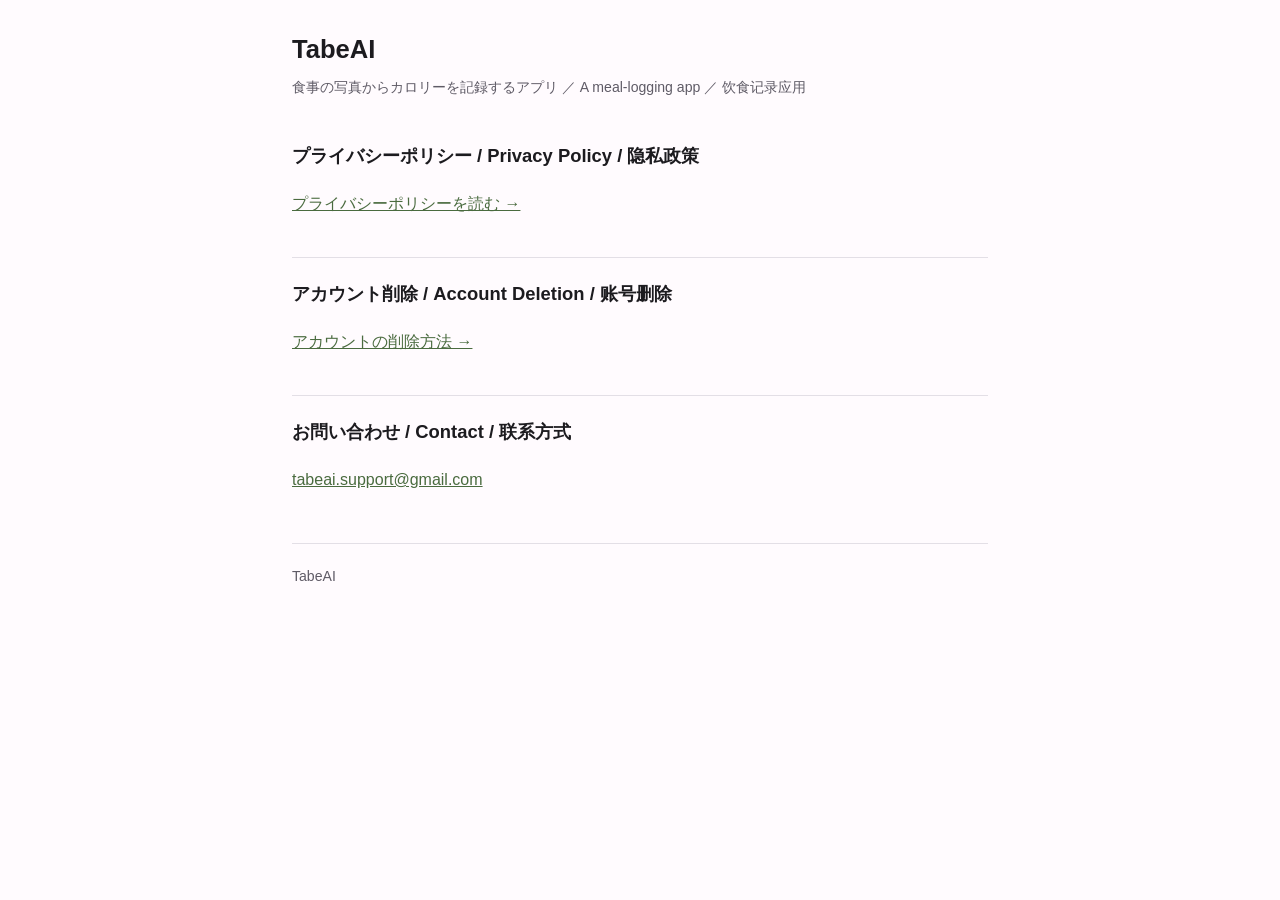
<file: index.html>
<!DOCTYPE html>
<html lang="ja">
<head>
<meta charset="utf-8">
<meta name="viewport" content="width=device-width, initial-scale=1">
<title>TabeAI</title>
<meta name="description" content="TabeAI のプライバシーポリシーとアカウント削除の案内。">
<link rel="stylesheet" href="style.css">
</head>
<body>
<h1>TabeAI</h1>
<p class="updated">食事の写真からカロリーを記録するアプリ ／ A meal-logging app ／ 饮食记录应用</p>

<h2>プライバシーポリシー / Privacy Policy / 隐私政策</h2>
<p><a href="privacy-policy.html">プライバシーポリシーを読む &rarr;</a></p>

<h2>アカウント削除 / Account Deletion / 账号删除</h2>
<p><a href="delete-account.html">アカウントの削除方法 &rarr;</a></p>

<h2>お問い合わせ / Contact / 联系方式</h2>
<p><a href="mailto:tabeai.support@gmail.com">tabeai.support@gmail.com</a></p>

<p class="foot">TabeAI</p>
</body>
</html>
</file>
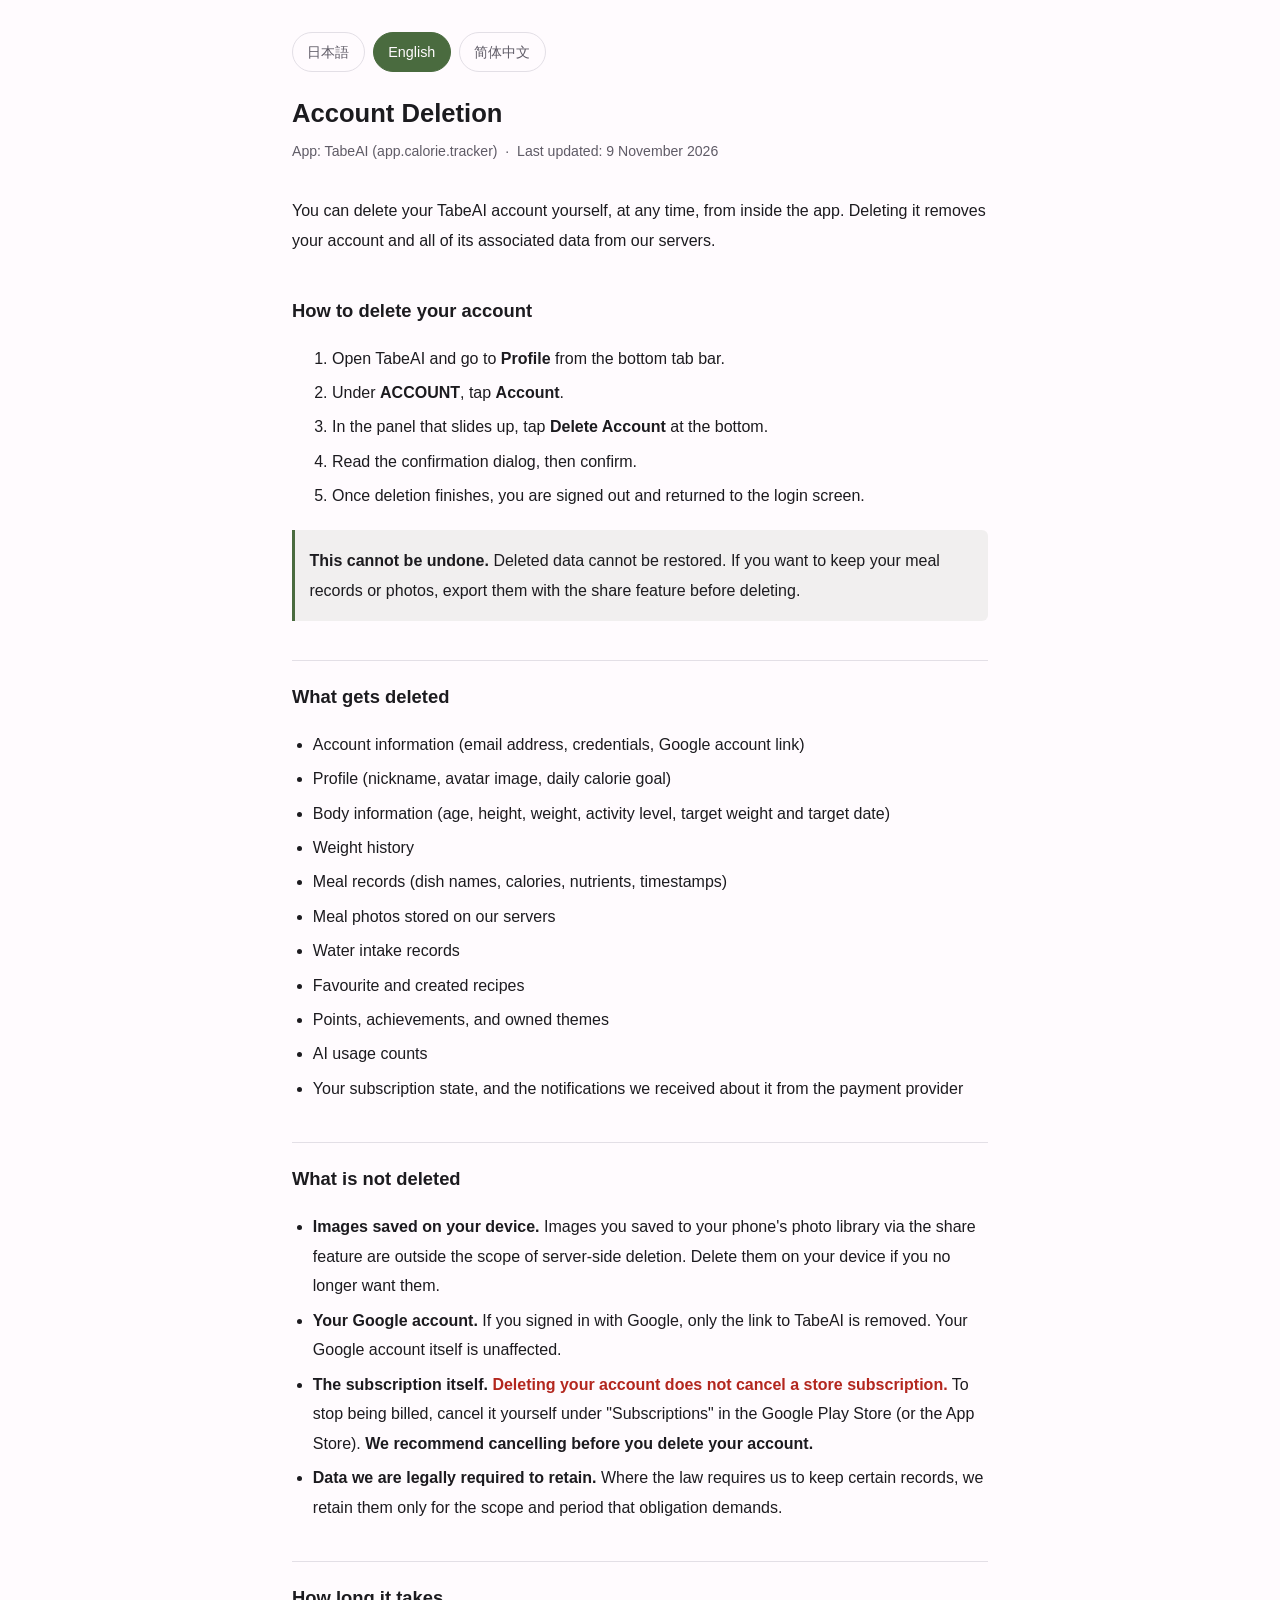
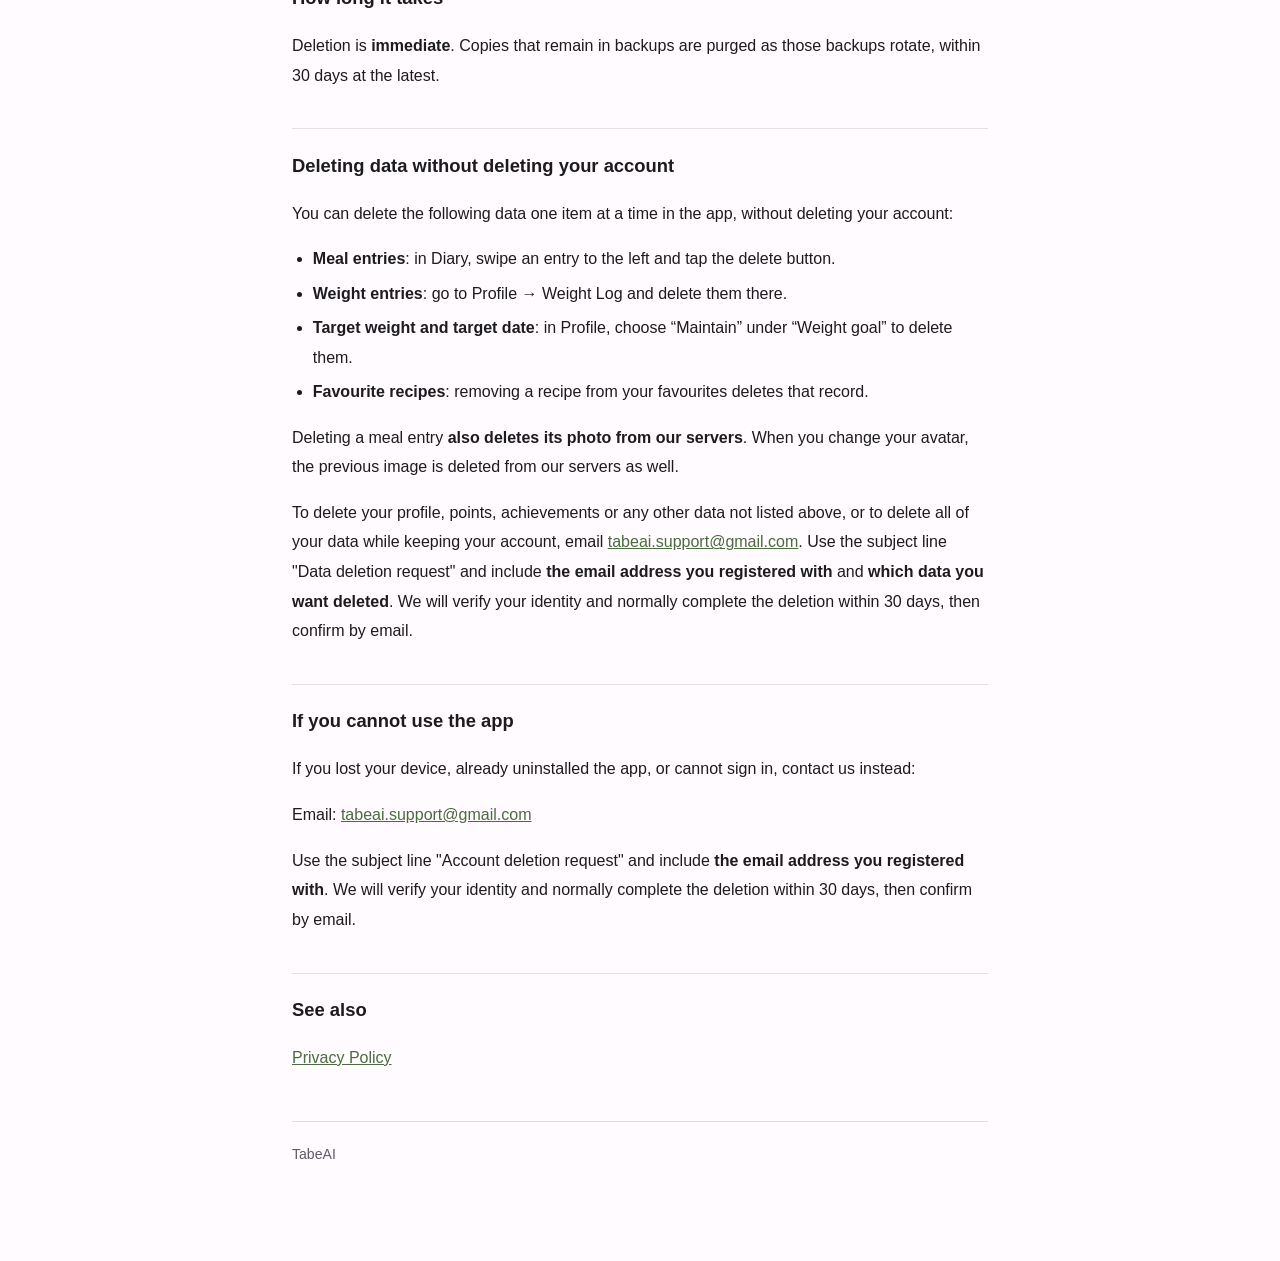
<file: delete-account.html>
<!DOCTYPE html>
<html lang="ja">
<head>
<meta charset="utf-8">
<meta name="viewport" content="width=device-width, initial-scale=1">
<title>アカウント削除について | TabeAI</title>
<meta name="description" content="TabeAI アカウントの削除方法と、削除されるデータの範囲。">
<link rel="stylesheet" href="style.css">
</head>
<body>

<div class="langbar" role="tablist" aria-label="Language">
  <button role="tab" data-lang="ja" aria-selected="true">日本語</button>
  <button role="tab" data-lang="en" aria-selected="false">English</button>
  <button role="tab" data-lang="zh" aria-selected="false">简体中文</button>
</div>

<!-- 日本語 -->
<section class="lang active" id="ja" lang="ja">
<h1>アカウント削除について</h1>
<p class="updated">対象アプリ：TabeAI（app.calorie.tracker）／ 最終更新日：2026年11月9日</p>

<p>TabeAI のアカウントは、アプリ内でいつでもご自身で削除できます。削除すると、アカウントと、それに紐づくすべてのデータがサーバーから消えます。</p>

<h2>削除の手順</h2>
<ol>
<li>TabeAI を開き、画面下部のタブから<strong>「マイページ」</strong>を開きます。</li>
<li>「アカウント」の項目にある<strong>「アカウント設定」</strong>を選びます。</li>
<li>下から出てくるパネルの一番下にある<strong>「アカウントを削除」</strong>を選びます。</li>
<li>確認のダイアログが出ます。内容を読んだうえで、削除を実行してください。</li>
<li>削除が完了すると、自動的にログアウトし、ログイン画面に戻ります。</li>
</ol>

<div class="note">
<p><strong>この操作は取り消せません。</strong>削除したデータを復元することはできません。食事の記録や写真を残しておきたい場合は、削除する前に共有機能で書き出しておいてください。</p>
</div>

<h2>削除されるデータ</h2>
<p>アカウントを削除すると、次のデータがすべて削除されます。</p>
<ul>
<li>アカウント情報（メールアドレス、認証情報、Google アカウントとの連携）</li>
<li>プロフィール（ニックネーム、アバター画像、1日の目標カロリー）</li>
<li>身体に関する情報（年齢、身長、体重、活動レベル、目標体重と目標日）</li>
<li>体重の記録履歴</li>
<li>食事の記録（料理名、カロリー、栄養素、記録日時）</li>
<li>サーバーに保存された食事の写真</li>
<li>水分摂取の記録</li>
<li>お気に入りのレシピ、および作成したレシピ</li>
<li>獲得したポイント・実績・テーマの所有情報</li>
<li>AI 解析の利用回数の記録</li>
<li>有料プランの契約状態の記録、および決済事業者から受け取った通知の記録</li>
</ul>

<h2>削除されないもの</h2>
<ul>
<li><strong>端末内に保存した画像。</strong>共有機能でご自身の端末の写真アプリに保存した画像は、サーバー側の削除の対象外です。不要な場合は端末側で削除してください。</li>
<li><strong>Google アカウントそのもの。</strong>Google でログインしていた場合、削除されるのは TabeAI との連携であり、お客様の Google アカウントには影響しません。</li>
<li><strong>有料プランの契約そのもの。</strong><span style="color:#B3261E"><strong>アカウントを削除しても、ストアの定期購入は自動では解約されません。</strong></span>課金を止めるには、Google Play ストア（または App Store）の「定期購入」から、ご自身で解約してください。<strong>先に解約してからアカウントを削除することをおすすめします。</strong></li>
<li><strong>法令上の保存義務があるデータ。</strong>法令により保存が義務づけられている記録がある場合、その義務の範囲・期間に限って保持することがあります。</li>
</ul>

<h2>削除されるまでの時間</h2>
<p>削除は<strong>即時</strong>に実行されます。バックアップに残る複製は、バックアップの世代交代にともない、遅くとも30日以内に消去されます。</p>

<h2 id="keep-account-ja">アカウントを残したままデータを削除する</h2>
<p>アカウントを削除しなくても、次のデータはアプリ内で 1 件ずつ削除できます。</p>
<ul>
<li><strong>食事の記録</strong>：「日記」で記録を左にスワイプし、削除ボタンを押します。</li>
<li><strong>体重の記録</strong>：「マイページ」→「体重記録」から削除します。</li>
<li><strong>目標体重と目標日</strong>：「マイページ」の「体重の目標」で「維持する」を選ぶと削除されます。</li>
<li><strong>お気に入りのレシピ</strong>：レシピのお気に入りを外すと、その記録が削除されます。</li>
</ul>
<p>食事の記録を削除すると、<strong>サーバーに保存されたその記録の写真も一緒に削除されます</strong>。アバター画像を変更したときも、以前の画像はサーバーから削除されます。</p>
<p>プロフィール、ポイント・実績など上記以外のデータの削除、またはアカウントを残したままのすべてのデータの削除を希望する場合は、<a href="mailto:tabeai.support@gmail.com">tabeai.support@gmail.com</a> までご連絡ください。件名を「データ削除希望」とし、<strong>登録に使用したメールアドレス</strong>と<strong>削除を希望するデータ</strong>を本文にご記入ください。ご本人であることを確認のうえ、原則として30日以内に削除し、完了をご連絡します。</p>

<h2>アプリを使わずに削除したい場合</h2>
<p>端末を紛失した、アプリをすでにアンインストールした、ログインできないなどの理由でアプリ内から操作できない場合は、下記までご連絡ください。</p>
<p>メールアドレス：<a href="mailto:tabeai.support@gmail.com">tabeai.support@gmail.com</a></p>
<p>件名を「アカウント削除希望」とし、<strong>登録に使用したメールアドレス</strong>を本文にご記入ください。ご本人であることを確認のうえ、原則として30日以内に削除し、完了をご連絡します。</p>

<h2>関連</h2>
<p><a href="privacy-policy.html">プライバシーポリシー</a></p>
</section>

<!-- English -->
<section class="lang" id="en" lang="en">
<h1>Account Deletion</h1>
<p class="updated">App: TabeAI (app.calorie.tracker) &nbsp;·&nbsp; Last updated: 9 November 2026</p>

<p>You can delete your TabeAI account yourself, at any time, from inside the app. Deleting it removes your account and all of its associated data from our servers.</p>

<h2>How to delete your account</h2>
<ol>
<li>Open TabeAI and go to <strong>Profile</strong> from the bottom tab bar.</li>
<li>Under <strong>ACCOUNT</strong>, tap <strong>Account</strong>.</li>
<li>In the panel that slides up, tap <strong>Delete Account</strong> at the bottom.</li>
<li>Read the confirmation dialog, then confirm.</li>
<li>Once deletion finishes, you are signed out and returned to the login screen.</li>
</ol>

<div class="note">
<p><strong>This cannot be undone.</strong> Deleted data cannot be restored. If you want to keep your meal records or photos, export them with the share feature before deleting.</p>
</div>

<h2>What gets deleted</h2>
<ul>
<li>Account information (email address, credentials, Google account link)</li>
<li>Profile (nickname, avatar image, daily calorie goal)</li>
<li>Body information (age, height, weight, activity level, target weight and target date)</li>
<li>Weight history</li>
<li>Meal records (dish names, calories, nutrients, timestamps)</li>
<li>Meal photos stored on our servers</li>
<li>Water intake records</li>
<li>Favourite and created recipes</li>
<li>Points, achievements, and owned themes</li>
<li>AI usage counts</li>
<li>Your subscription state, and the notifications we received about it from the payment provider</li>
</ul>

<h2>What is not deleted</h2>
<ul>
<li><strong>Images saved on your device.</strong> Images you saved to your phone's photo library via the share feature are outside the scope of server-side deletion. Delete them on your device if you no longer want them.</li>
<li><strong>Your Google account.</strong> If you signed in with Google, only the link to TabeAI is removed. Your Google account itself is unaffected.</li>
<li><strong>The subscription itself.</strong> <span style="color:#B3261E"><strong>Deleting your account does not cancel a store subscription.</strong></span> To stop being billed, cancel it yourself under "Subscriptions" in the Google Play Store (or the App Store). <strong>We recommend cancelling before you delete your account.</strong></li>
<li><strong>Data we are legally required to retain.</strong> Where the law requires us to keep certain records, we retain them only for the scope and period that obligation demands.</li>
</ul>

<h2>How long it takes</h2>
<p>Deletion is <strong>immediate</strong>. Copies that remain in backups are purged as those backups rotate, within 30 days at the latest.</p>

<h2 id="keep-account-en">Deleting data without deleting your account</h2>
<p>You can delete the following data one item at a time in the app, without deleting your account:</p>
<ul>
<li><strong>Meal entries</strong>: in Diary, swipe an entry to the left and tap the delete button.</li>
<li><strong>Weight entries</strong>: go to Profile → Weight Log and delete them there.</li>
<li><strong>Target weight and target date</strong>: in Profile, choose “Maintain” under “Weight goal” to delete them.</li>
<li><strong>Favourite recipes</strong>: removing a recipe from your favourites deletes that record.</li>
</ul>
<p>Deleting a meal entry <strong>also deletes its photo from our servers</strong>. When you change your avatar, the previous image is deleted from our servers as well.</p>
<p>To delete your profile, points, achievements or any other data not listed above, or to delete all of your data while keeping your account, email <a href="mailto:tabeai.support@gmail.com">tabeai.support@gmail.com</a>. Use the subject line "Data deletion request" and include <strong>the email address you registered with</strong> and <strong>which data you want deleted</strong>. We will verify your identity and normally complete the deletion within 30 days, then confirm by email.</p>

<h2>If you cannot use the app</h2>
<p>If you lost your device, already uninstalled the app, or cannot sign in, contact us instead:</p>
<p>Email: <a href="mailto:tabeai.support@gmail.com">tabeai.support@gmail.com</a></p>
<p>Use the subject line "Account deletion request" and include <strong>the email address you registered with</strong>. We will verify your identity and normally complete the deletion within 30 days, then confirm by email.</p>

<h2>See also</h2>
<p><a href="privacy-policy.html">Privacy Policy</a></p>
</section>

<!-- 简体中文 -->
<section class="lang" id="zh" lang="zh-Hans">
<h1>账号删除说明</h1>
<p class="updated">适用应用：TabeAI（app.calorie.tracker）&nbsp;·&nbsp; 最后更新：2026年11月9日</p>

<p>您可以随时在 TabeAI 应用内自行删除账号。删除后，您的账号及其关联的所有数据都会从我们的服务器中移除。</p>

<h2>删除步骤</h2>
<ol>
<li>打开 TabeAI，从底部标签栏进入<strong>"我的"</strong>。</li>
<li>在<strong>"账户"</strong>分组中选择<strong>"账号设置"</strong>。</li>
<li>在从下方弹出的面板底部，选择<strong>"删除账号"</strong>。</li>
<li>阅读确认对话框的内容后，确认执行。</li>
<li>删除完成后会自动退出登录，返回登录界面。</li>
</ol>

<div class="note">
<p><strong>此操作不可撤销。</strong>已删除的数据无法恢复。如果您希望保留饮食记录或照片，请在删除前通过分享功能导出。</p>
</div>

<h2>会被删除的数据</h2>
<ul>
<li>账号信息（邮箱地址、认证凭据、与 Google 账号的关联）</li>
<li>个人资料（昵称、头像、每日卡路里目标）</li>
<li>身体信息（年龄、身高、体重、活动量等级、目标体重与目标日期）</li>
<li>体重记录历史</li>
<li>饮食记录（菜品名称、卡路里、营养素、记录时间）</li>
<li>保存在服务器上的饮食照片</li>
<li>饮水记录</li>
<li>收藏的食谱及您创建的食谱</li>
<li>已获得的积分、成就和主题持有信息</li>
<li>AI 分析的使用次数记录</li>
<li>付费方案的订阅状态记录，以及从支付服务商收到的相关通知记录</li>
</ul>

<h2>不会被删除的内容</h2>
<ul>
<li><strong>保存在您设备上的图片。</strong>通过分享功能保存到手机相册的图片不在服务器端删除范围内。如不需要，请在设备上自行删除。</li>
<li><strong>您的 Google 账号本身。</strong>如果您使用 Google 登录，删除的只是与 TabeAI 的关联，不会影响您的 Google 账号。</li>
<li><strong>订阅本身。</strong><span style="color:#B3261E"><strong>删除账号不会自动取消应用商店的订阅。</strong></span>要停止扣费，请您自行在 Google Play 商店（或 App Store）的"订阅"中退订。<strong>建议先退订，再删除账号。</strong></li>
<li><strong>法律要求保存的数据。</strong>如法律要求保留某些记录，我们仅在该义务所要求的范围和期限内保留。</li>
</ul>

<h2>删除所需时间</h2>
<p>删除<strong>立即</strong>执行。备份中残留的副本会随备份轮替而清除，最迟不超过 30 天。</p>

<h2 id="keep-account-zh">保留账号、只删除数据</h2>
<p>不删除账号，也可以在应用内逐条删除以下数据：</p>
<ul>
<li><strong>饮食记录</strong>：在「日记」中将记录向左滑动，点删除按钮。</li>
<li><strong>体重记录</strong>：在「我的」→「体重记录」中删除。</li>
<li><strong>目标体重与目标日期</strong>：在「我的」的「体重目标」中选择「维持」即可删除。</li>
<li><strong>收藏的食谱</strong>：取消收藏后，该收藏记录即被删除。</li>
</ul>
<p>删除饮食记录时，<strong>保存在服务器上的该条记录的照片也会一并删除</strong>。更换头像时，旧的头像图片也会从服务器中删除。</p>
<p>如需删除个人资料、积分与成就等上述以外的数据，或希望保留账号但删除全部数据，请发送邮件至 <a href="mailto:tabeai.support@gmail.com">tabeai.support@gmail.com</a>。请将邮件主题写为"申请删除数据"，并在正文中注明<strong>注册时使用的邮箱地址</strong>和<strong>希望删除的数据</strong>。我们将在核实您的身份后，原则上于 30 天内完成删除，并邮件告知结果。</p>

<h2>无法使用应用时</h2>
<p>如因设备丢失、已卸载应用或无法登录等原因无法在应用内操作，请通过以下方式联系我们：</p>
<p>电子邮箱：<a href="mailto:tabeai.support@gmail.com">tabeai.support@gmail.com</a></p>
<p>请将邮件主题写为"申请删除账号"，并在正文中注明<strong>注册时使用的邮箱地址</strong>。我们将在核实您的身份后，原则上于 30 天内完成删除，并邮件告知结果。</p>

<h2>相关页面</h2>
<p><a href="privacy-policy.html">隐私政策</a></p>
</section>

<p class="foot">TabeAI</p>

<script>
// JS が動く環境でだけ言語を絞る。動かなければ全言語がそのまま出る。
document.body.classList.add('js');
var buttons = document.querySelectorAll('.langbar button');
var sections = document.querySelectorAll('.lang');
function pick(code) {
  sections.forEach(function (s) { s.classList.toggle('active', s.id === code); });
  buttons.forEach(function (b) { b.setAttribute('aria-selected', String(b.dataset.lang === code)); });
  document.documentElement.lang = code === 'zh' ? 'zh-Hans' : code;
  try { localStorage.setItem('tabeai-legal-lang', code); } catch (e) {}
}
buttons.forEach(function (b) {
  b.addEventListener('click', function () { pick(b.dataset.lang); });
});
// 前回の選択 → 端末の言語 → 日本語、の順に決める。
var saved = null;
try { saved = localStorage.getItem('tabeai-legal-lang'); } catch (e) {}
var nav = (navigator.language || 'ja').toLowerCase();
var guess = nav.indexOf('zh') === 0 ? 'zh' : nav.indexOf('en') === 0 ? 'en' : 'ja';
pick(saved || guess);
</script>
</body>
</html>
</file>
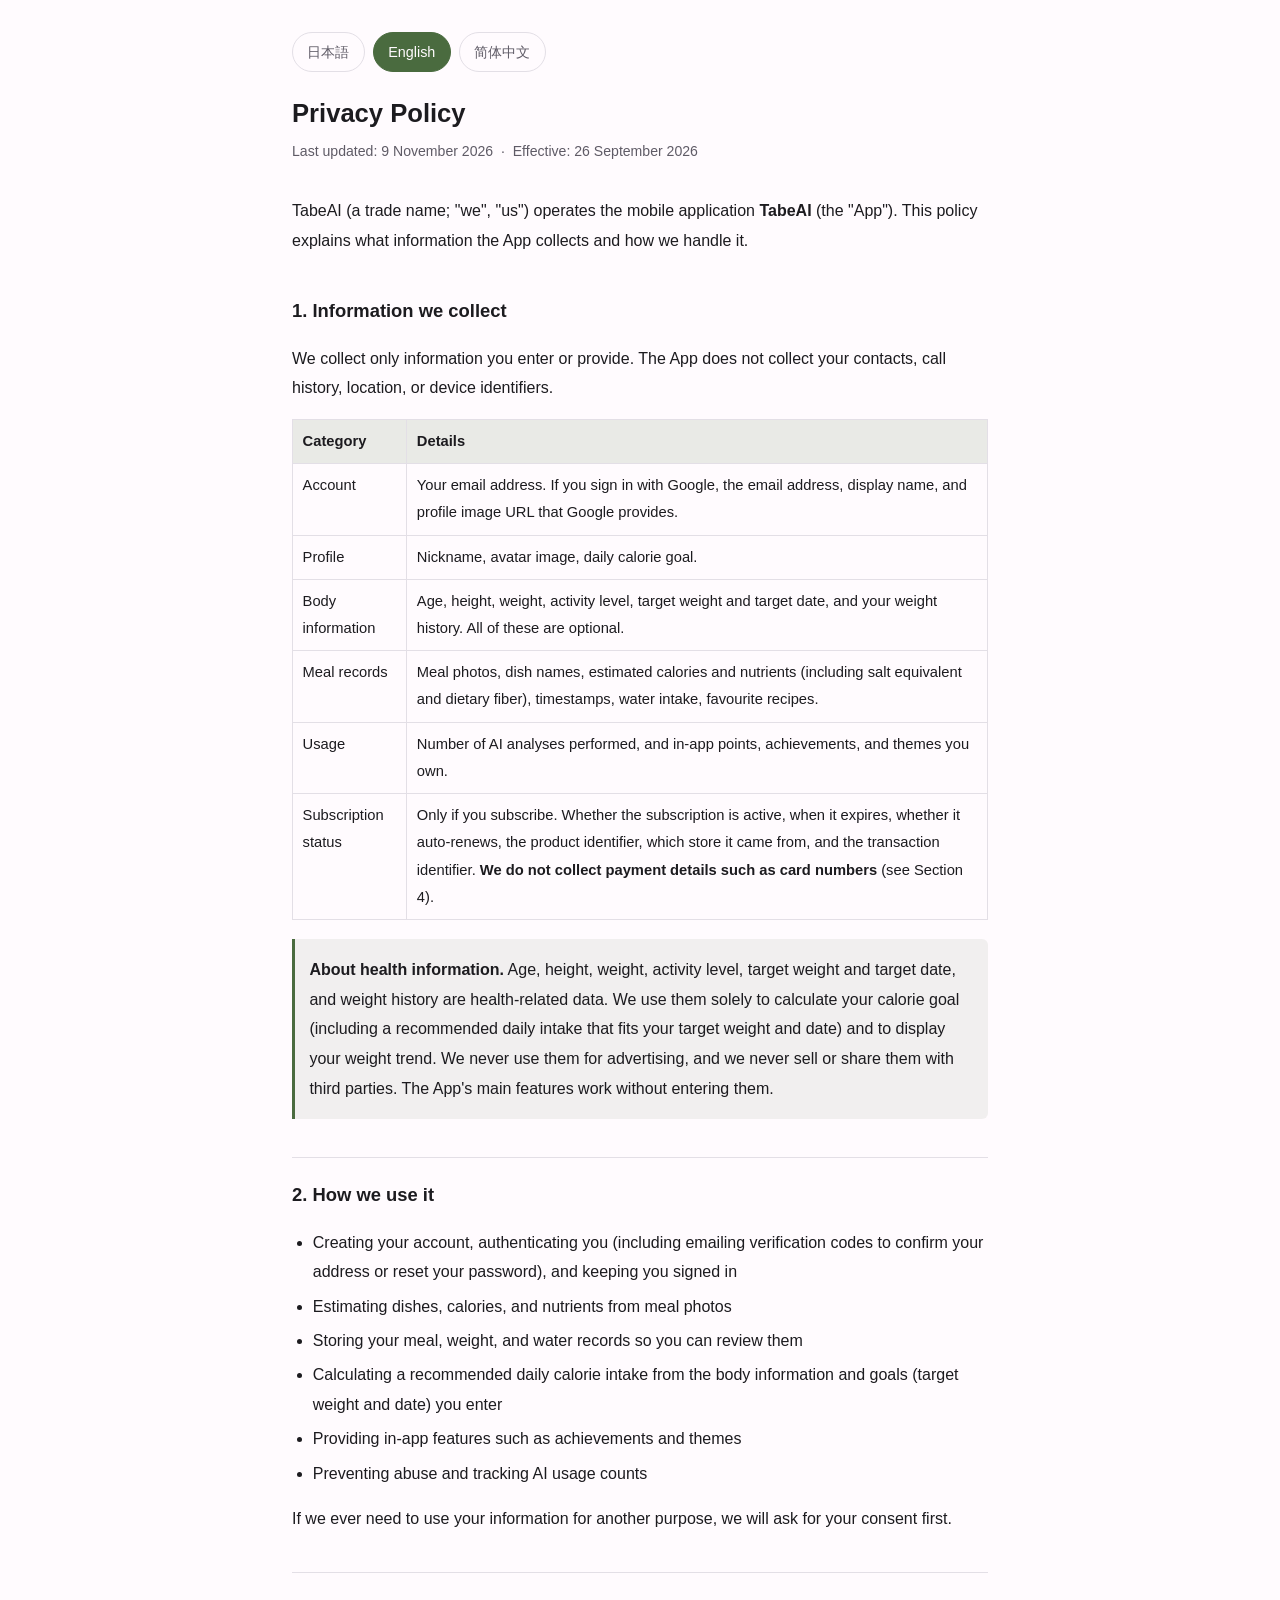
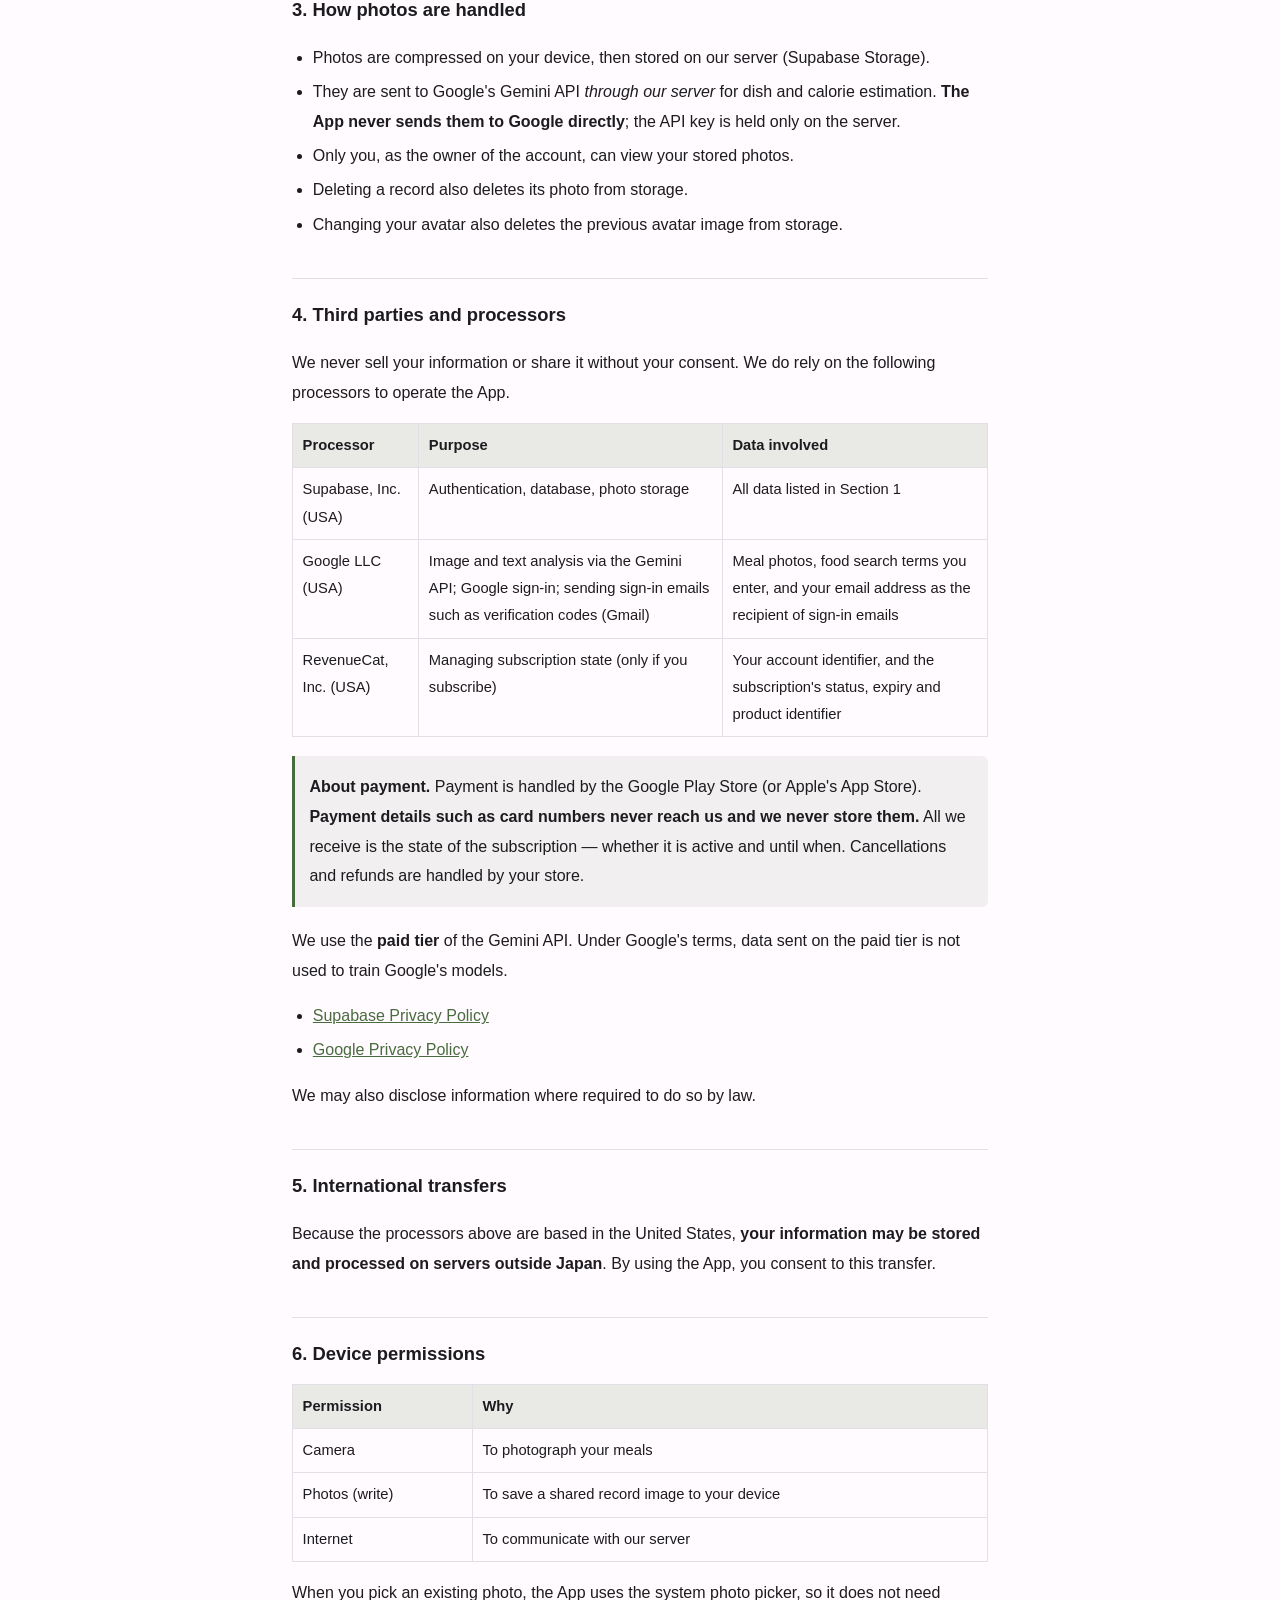
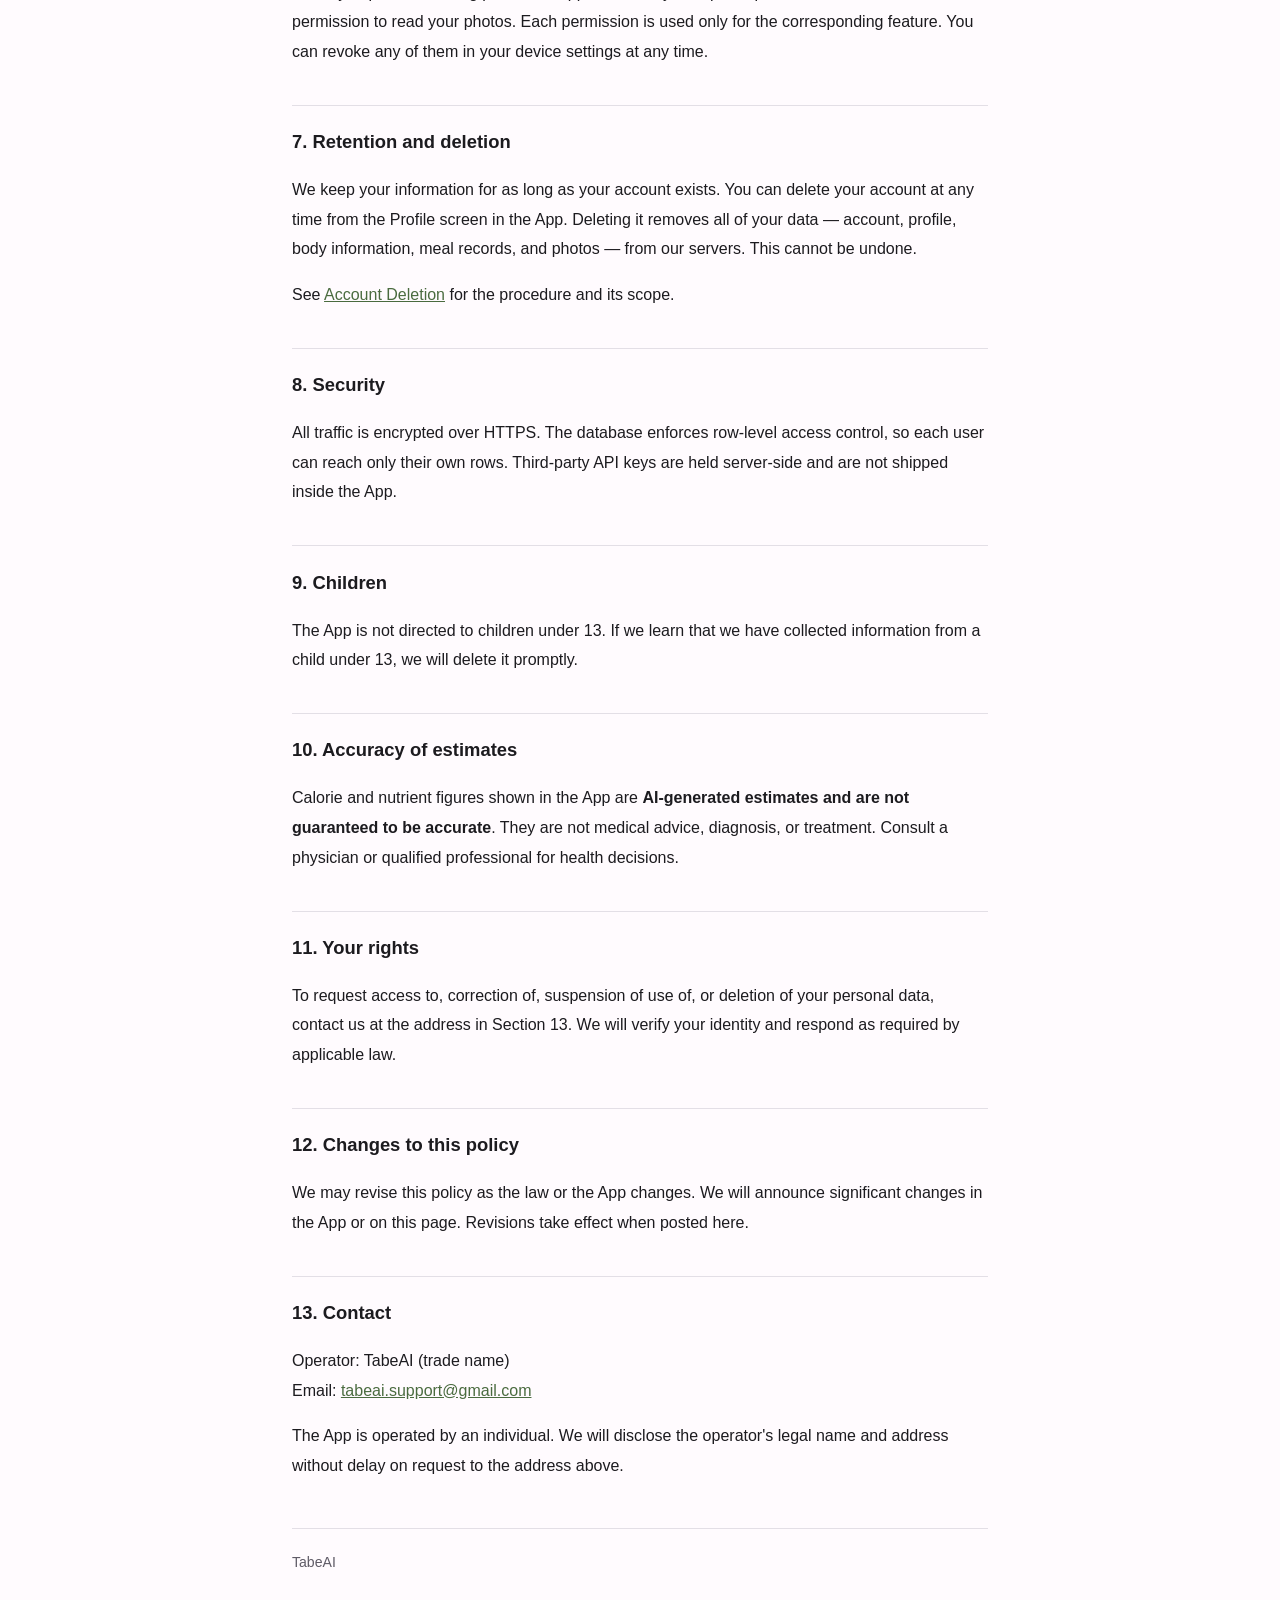
<file: privacy-policy.html>
<!DOCTYPE html>
<html lang="ja">
<head>
<meta charset="utf-8">
<meta name="viewport" content="width=device-width, initial-scale=1">
<title>プライバシーポリシー | TabeAI</title>
<meta name="description" content="TabeAI のプライバシーポリシー / Privacy Policy / 隐私政策">
<link rel="stylesheet" href="style.css">
</head>
<body>

<div class="langbar" role="tablist" aria-label="Language">
  <button role="tab" data-lang="ja" aria-selected="true">日本語</button>
  <button role="tab" data-lang="en" aria-selected="false">English</button>
  <button role="tab" data-lang="zh" aria-selected="false">简体中文</button>
</div>

<!-- 日本語 -->
<section class="lang active" id="ja" lang="ja">
<h1>プライバシーポリシー</h1>
<p class="updated">最終更新日：2026年11月9日 ／ 制定日：2026年9月26日</p>

<p>TabeAI（屋号。以下「当方」）は、モバイルアプリケーション「TabeAI」（以下「本アプリ」）において取得する利用者の情報を、以下のとおり取り扱います。</p>

<h2>1. 取得する情報</h2>
<p>本アプリは、利用者が入力・提供した情報のみを取得します。連絡先、通話履歴、位置情報、端末の識別子を取得することはありません。</p>

<table>
<tr><th>区分</th><th>具体的な内容</th></tr>
<tr><td>アカウント情報</td><td>メールアドレス。Google アカウントでログインした場合は、Google から提供されるメールアドレス、表示名、プロフィール画像の URL。</td></tr>
<tr><td>プロフィール</td><td>ニックネーム、アバター画像、1日の目標カロリー。</td></tr>
<tr><td>身体に関する情報</td><td>年齢、身長、体重、活動レベル、目標体重と目標日、および体重の記録履歴。いずれも入力は任意です。</td></tr>
<tr><td>食事の記録</td><td>食事の写真、料理名、カロリーおよび栄養素（食塩相当量・食物繊維を含む）の推定値、記録した日時、水分摂取量、お気に入りのレシピ。</td></tr>
<tr><td>利用状況</td><td>AI 解析の利用回数、アプリ内で獲得したポイント・実績・テーマの所有状況。</td></tr>
<tr><td>有料プランの状況</td><td>有料プランをご利用の場合のみ。加入の状態、有効期限、自動更新の有無、購入された商品の識別子、ストアの種類、取引の識別子。<strong>クレジットカード番号などの支払い情報は取得していません</strong>（第4項参照）。</td></tr>
</table>

<div class="note">
<p><strong>健康に関する情報について。</strong>年齢・身長・体重・活動レベル・目標体重と目標日、および体重の記録は、健康に関わる情報です。これらは目標カロリー（目標体重と目標日に合わせた1日の推奨摂取量を含む）の算出と体重推移の表示のためだけに利用し、広告その他の目的に利用したり、第三者に販売・提供したりすることはありません。入力しなくても本アプリの主要な機能は利用できます。</p>
</div>

<h2>2. 利用目的</h2>
<ul>
<li>アカウントの作成、認証（メールアドレスの確認やパスワードの再設定のための確認コードのメール送信を含む）、ログイン状態の維持</li>
<li>食事の写真から料理・カロリー・栄養素を推定すること</li>
<li>食事・体重・水分摂取の記録を保存し、グラフなどで振り返れるようにすること</li>
<li>入力された身体情報と目標（目標体重・目標日）に基づく、1日の推奨摂取カロリーの算出</li>
<li>アプリ内の実績・テーマなどの機能を提供すること</li>
<li>不正利用の防止、および AI 解析の利用回数の管理</li>
</ul>
<p>上記以外の目的で利用する必要が生じた場合は、あらためて利用者の同意を得ます。</p>

<h2>3. 写真の取り扱い</h2>
<p>利用者が撮影または選択した食事の写真は、次のように扱われます。</p>
<ul>
<li>端末上で圧縮したうえで、当方のサーバー（Supabase のストレージ）に保存されます。</li>
<li>料理とカロリーの推定のため、当方のサーバーを経由して Google の Gemini API に送信されます。<strong>本アプリから Google へ直接送信されることはなく</strong>、解析に用いる鍵はサーバー側でのみ保持しています。</li>
<li>保存された写真は、当該アカウントの利用者本人のみが参照できます。</li>
<li>記録を削除すると、対応する写真もストレージから削除されます。</li>
<li>アバター画像を変更すると、以前のアバター画像もストレージから削除されます。</li>
</ul>

<h2>4. 第三者への提供・委託</h2>
<p>取得した情報を、利用者の同意なく第三者に販売・提供することはありません。ただし、本アプリの運営に必要な範囲で、以下の事業者にデータの処理を委託しています。</p>
<table>
<tr><th>委託先</th><th>委託する処理</th><th>取り扱う情報</th></tr>
<tr><td>Supabase, Inc.（米国）</td><td>認証基盤、データベース、写真の保管</td><td>本ポリシー第1項に記載のすべての情報</td></tr>
<tr><td>Google LLC（米国）</td><td>Gemini API による画像・テキストの解析、Google アカウントによるログイン、確認コードなど認証メールの送信（Gmail）</td><td>食事の写真、利用者が入力した食べ物の検索語、および認証メールの宛先となるメールアドレス</td></tr>
<tr><td>RevenueCat, Inc.（米国）</td><td>有料プランの契約状態の管理（有料プランをご利用の場合のみ）</td><td>アカウントの識別子、および加入状態・有効期限・商品の識別子</td></tr>
</table>

<div class="note">
<p><strong>お支払いについて。</strong>決済は Google Play ストア（または Apple の App Store）が行います。<strong>クレジットカード番号などの支払い情報が当方に渡ることはなく、当方が保存することもありません。</strong>当方が受け取るのは「加入しているかどうか」「いつまで有効か」といった契約の状態だけです。解約や返金のお手続きは、ご利用のストア側で行ってください。</p>
</div>
<p>なお、当方は Gemini API の<strong>有料プラン</strong>を利用しています。Google の定めにより、有料プランで送信されたデータが Google のモデルの学習に利用されることはありません。</p>
<p>各社における情報の取り扱いは、それぞれのプライバシーポリシーにも従います。</p>
<ul>
<li><a href="https://supabase.com/privacy" rel="noopener">Supabase プライバシーポリシー</a></li>
<li><a href="https://policies.google.com/privacy" rel="noopener">Google プライバシーポリシー</a></li>
</ul>
<p>このほか、法令に基づき開示が求められた場合には、必要な範囲で情報を開示することがあります。</p>

<h2>5. 国外への移転</h2>
<p>前項のとおり、当方は米国に本拠を置く事業者のサービスを利用しており、利用者の情報は<strong>日本国外のサーバーで保管・処理される場合があります</strong>。本アプリを利用することで、利用者はこの移転に同意したものとみなされます。</p>

<h2>6. 端末の権限</h2>
<table>
<tr><th>権限</th><th>用途</th></tr>
<tr><td>カメラ</td><td>食事の写真を撮影するため</td></tr>
<tr><td>写真への保存</td><td>記録を画像として共有する際に、その画像を端末に保存するため</td></tr>
<tr><td>インターネット接続</td><td>サーバーとの通信のため</td></tr>
</table>
<p>端末に保存済みの写真を選ぶときは、端末標準の写真選択画面を使うため、写真を読み取る権限は必要ありません。いずれの権限も、該当する機能を使うときに限って利用します。権限の許可は端末の設定からいつでも取り消せます。</p>

<h2>7. 保管期間と削除</h2>
<p>取得した情報は、アカウントが存続する間、保管します。利用者はアプリ内の「マイページ」画面からいつでもアカウントを削除でき、削除すると、アカウント情報・プロフィール・身体情報・食事の記録・写真を含むすべてのデータが当方のサーバーから削除されます。削除は取り消せません。</p>
<p>手順とその範囲については、<a href="delete-account.html">アカウント削除について</a>をご覧ください。</p>

<h2>8. 安全管理</h2>
<p>通信はすべて暗号化（HTTPS）しています。データベースには行単位のアクセス制御を設定しており、各利用者は自身のデータにのみアクセスできます。外部サービスの API キーはサーバー側でのみ保持し、本アプリには含めていません。</p>

<h2>9. 子どもの利用について</h2>
<p>本アプリは13歳未満の方を対象としていません。13歳未満の方の情報を取得したことが判明した場合、速やかに削除します。</p>

<h2>10. 推定値に関する注意</h2>
<p>本アプリが表示するカロリーおよび栄養素は、AI による<strong>推定値であり、正確性を保証するものではありません</strong>。医療上の助言、診断、治療の代わりとなるものではありません。健康上の判断にあたっては、医師その他の専門家にご相談ください。</p>

<h2>11. 開示・訂正等のご請求</h2>
<p>保有する個人情報の開示、訂正、利用停止、削除をご希望の場合は、第13項の連絡先までご連絡ください。ご本人であることを確認のうえ、法令に従って対応します。</p>

<h2>12. 本ポリシーの変更</h2>
<p>本ポリシーは、法令の改正やサービス内容の変更に応じて改定することがあります。重要な変更を行う場合は、本アプリ内またはこのページでお知らせします。改定後の内容は、このページに掲載した時点から適用されます。</p>

<h2>13. お問い合わせ</h2>
<p>本ポリシーおよび個人情報の取り扱いに関するお問い合わせは、下記までお願いします。</p>
<p>運営者：TabeAI（屋号）<br>
メールアドレス：<a href="mailto:tabeai.support@gmail.com">tabeai.support@gmail.com</a></p>
<p>本アプリは個人により運営されています。運営者の氏名および住所については、上記のメールアドレスまでお問い合わせいただければ、遅滞なく回答いたします。</p>
</section>

<!-- English -->
<section class="lang" id="en" lang="en">
<h1>Privacy Policy</h1>
<p class="updated">Last updated: 9 November 2026 &nbsp;·&nbsp; Effective: 26 September 2026</p>

<p>TabeAI (a trade name; "we", "us") operates the mobile application <strong>TabeAI</strong> (the "App"). This policy explains what information the App collects and how we handle it.</p>

<h2>1. Information we collect</h2>
<p>We collect only information you enter or provide. The App does not collect your contacts, call history, location, or device identifiers.</p>
<table>
<tr><th>Category</th><th>Details</th></tr>
<tr><td>Account</td><td>Your email address. If you sign in with Google, the email address, display name, and profile image URL that Google provides.</td></tr>
<tr><td>Profile</td><td>Nickname, avatar image, daily calorie goal.</td></tr>
<tr><td>Body information</td><td>Age, height, weight, activity level, target weight and target date, and your weight history. All of these are optional.</td></tr>
<tr><td>Meal records</td><td>Meal photos, dish names, estimated calories and nutrients (including salt equivalent and dietary fiber), timestamps, water intake, favourite recipes.</td></tr>
<tr><td>Usage</td><td>Number of AI analyses performed, and in-app points, achievements, and themes you own.</td></tr>
<tr><td>Subscription status</td><td>Only if you subscribe. Whether the subscription is active, when it expires, whether it auto-renews, the product identifier, which store it came from, and the transaction identifier. <strong>We do not collect payment details such as card numbers</strong> (see Section 4).</td></tr>
</table>

<div class="note">
<p><strong>About health information.</strong> Age, height, weight, activity level, target weight and target date, and weight history are health-related data. We use them solely to calculate your calorie goal (including a recommended daily intake that fits your target weight and date) and to display your weight trend. We never use them for advertising, and we never sell or share them with third parties. The App's main features work without entering them.</p>
</div>

<h2>2. How we use it</h2>
<ul>
<li>Creating your account, authenticating you (including emailing verification codes to confirm your address or reset your password), and keeping you signed in</li>
<li>Estimating dishes, calories, and nutrients from meal photos</li>
<li>Storing your meal, weight, and water records so you can review them</li>
<li>Calculating a recommended daily calorie intake from the body information and goals (target weight and date) you enter</li>
<li>Providing in-app features such as achievements and themes</li>
<li>Preventing abuse and tracking AI usage counts</li>
</ul>
<p>If we ever need to use your information for another purpose, we will ask for your consent first.</p>

<h2>3. How photos are handled</h2>
<ul>
<li>Photos are compressed on your device, then stored on our server (Supabase Storage).</li>
<li>They are sent to Google's Gemini API <em>through our server</em> for dish and calorie estimation. <strong>The App never sends them to Google directly</strong>; the API key is held only on the server.</li>
<li>Only you, as the owner of the account, can view your stored photos.</li>
<li>Deleting a record also deletes its photo from storage.</li>
<li>Changing your avatar also deletes the previous avatar image from storage.</li>
</ul>

<h2>4. Third parties and processors</h2>
<p>We never sell your information or share it without your consent. We do rely on the following processors to operate the App.</p>
<table>
<tr><th>Processor</th><th>Purpose</th><th>Data involved</th></tr>
<tr><td>Supabase, Inc. (USA)</td><td>Authentication, database, photo storage</td><td>All data listed in Section 1</td></tr>
<tr><td>Google LLC (USA)</td><td>Image and text analysis via the Gemini API; Google sign-in; sending sign-in emails such as verification codes (Gmail)</td><td>Meal photos, food search terms you enter, and your email address as the recipient of sign-in emails</td></tr>
<tr><td>RevenueCat, Inc. (USA)</td><td>Managing subscription state (only if you subscribe)</td><td>Your account identifier, and the subscription's status, expiry and product identifier</td></tr>
</table>

<div class="note">
<p><strong>About payment.</strong> Payment is handled by the Google Play Store (or Apple's App Store). <strong>Payment details such as card numbers never reach us and we never store them.</strong> All we receive is the state of the subscription — whether it is active and until when. Cancellations and refunds are handled by your store.</p>
</div>
<p>We use the <strong>paid tier</strong> of the Gemini API. Under Google's terms, data sent on the paid tier is not used to train Google's models.</p>
<ul>
<li><a href="https://supabase.com/privacy" rel="noopener">Supabase Privacy Policy</a></li>
<li><a href="https://policies.google.com/privacy" rel="noopener">Google Privacy Policy</a></li>
</ul>
<p>We may also disclose information where required to do so by law.</p>

<h2>5. International transfers</h2>
<p>Because the processors above are based in the United States, <strong>your information may be stored and processed on servers outside Japan</strong>. By using the App, you consent to this transfer.</p>

<h2>6. Device permissions</h2>
<table>
<tr><th>Permission</th><th>Why</th></tr>
<tr><td>Camera</td><td>To photograph your meals</td></tr>
<tr><td>Photos (write)</td><td>To save a shared record image to your device</td></tr>
<tr><td>Internet</td><td>To communicate with our server</td></tr>
</table>
<p>When you pick an existing photo, the App uses the system photo picker, so it does not need permission to read your photos. Each permission is used only for the corresponding feature. You can revoke any of them in your device settings at any time.</p>

<h2>7. Retention and deletion</h2>
<p>We keep your information for as long as your account exists. You can delete your account at any time from the Profile screen in the App. Deleting it removes all of your data — account, profile, body information, meal records, and photos — from our servers. This cannot be undone.</p>
<p>See <a href="delete-account.html">Account Deletion</a> for the procedure and its scope.</p>

<h2>8. Security</h2>
<p>All traffic is encrypted over HTTPS. The database enforces row-level access control, so each user can reach only their own rows. Third-party API keys are held server-side and are not shipped inside the App.</p>

<h2>9. Children</h2>
<p>The App is not directed to children under 13. If we learn that we have collected information from a child under 13, we will delete it promptly.</p>

<h2>10. Accuracy of estimates</h2>
<p>Calorie and nutrient figures shown in the App are <strong>AI-generated estimates and are not guaranteed to be accurate</strong>. They are not medical advice, diagnosis, or treatment. Consult a physician or qualified professional for health decisions.</p>

<h2>11. Your rights</h2>
<p>To request access to, correction of, suspension of use of, or deletion of your personal data, contact us at the address in Section 13. We will verify your identity and respond as required by applicable law.</p>

<h2>12. Changes to this policy</h2>
<p>We may revise this policy as the law or the App changes. We will announce significant changes in the App or on this page. Revisions take effect when posted here.</p>

<h2>13. Contact</h2>
<p>Operator: TabeAI (trade name)<br>
Email: <a href="mailto:tabeai.support@gmail.com">tabeai.support@gmail.com</a></p>
<p>The App is operated by an individual. We will disclose the operator's legal name and address without delay on request to the address above.</p>
</section>

<!-- 简体中文 -->
<section class="lang" id="zh" lang="zh-Hans">
<h1>隐私政策</h1>
<p class="updated">最后更新：2026年11月9日 &nbsp;·&nbsp; 生效日期：2026年9月26日</p>

<p>TabeAI（商号，以下称"我们"）运营移动应用 <strong>TabeAI</strong>（以下称"本应用"）。本政策说明本应用收集哪些信息，以及我们如何处理这些信息。</p>

<h2>1. 我们收集的信息</h2>
<p>我们只收集您主动输入或提供的信息。本应用不会收集您的通讯录、通话记录、位置信息或设备标识符。</p>
<table>
<tr><th>类别</th><th>具体内容</th></tr>
<tr><td>账号信息</td><td>电子邮箱地址。若使用 Google 账号登录，则包括 Google 提供的邮箱地址、显示名称和头像 URL。</td></tr>
<tr><td>个人资料</td><td>昵称、头像、每日卡路里目标。</td></tr>
<tr><td>身体信息</td><td>年龄、身高、体重、活动量等级、目标体重与目标日期，以及体重记录历史。以上均为选填。</td></tr>
<tr><td>饮食记录</td><td>饮食照片、菜品名称、卡路里及营养素（含盐分、膳食纤维）估算值、记录时间、饮水量、收藏的食谱。</td></tr>
<tr><td>使用情况</td><td>AI 分析的使用次数，以及应用内获得的积分、成就和主题持有情况。</td></tr>
<tr><td>订阅状态</td><td>仅在您订阅付费方案时产生。包括订阅是否有效、到期时间、是否自动续订、所购商品的标识符、来自哪个应用商店、交易标识符。<strong>我们不收集信用卡号等支付信息</strong>（参见第 4 条）。</td></tr>
</table>

<div class="note">
<p><strong>关于健康信息。</strong>年龄、身高、体重、活动量等级、目标体重与目标日期和体重记录属于健康相关信息。我们仅将其用于计算卡路里目标（包括按目标体重与目标日期推荐的每日摄入量）和展示体重变化趋势，绝不用于广告用途，也绝不出售或提供给第三方。即使不填写，本应用的主要功能也可正常使用。</p>
</div>

<h2>2. 使用目的</h2>
<ul>
<li>创建账号、身份验证（包括发送验证码邮件以确认邮箱或重设密码）及维持登录状态</li>
<li>根据饮食照片估算菜品、卡路里和营养素</li>
<li>保存饮食、体重、饮水记录，供您回顾查看</li>
<li>根据您填写的身体信息和目标（目标体重、目标日期）计算每日推荐摄入热量</li>
<li>提供成就、主题等应用内功能</li>
<li>防止滥用，以及管理 AI 分析的使用次数</li>
</ul>
<p>如需将您的信息用于上述以外的目的，我们会事先另行征得您的同意。</p>

<h2>3. 照片的处理方式</h2>
<ul>
<li>照片在您的设备上压缩后，保存至我们的服务器（Supabase 存储）。</li>
<li>为估算菜品和卡路里，照片会<em>经由我们的服务器</em>发送至 Google 的 Gemini API。<strong>本应用不会将照片直接发送给 Google</strong>，相关 API 密钥仅保存在服务器端。</li>
<li>已保存的照片仅该账号的本人可以查看。</li>
<li>删除某条记录时，对应的照片也会从存储中一并删除。</li>
<li>更换头像时，旧的头像图片也会从存储中删除。</li>
</ul>

<h2>4. 第三方与委托处理</h2>
<p>我们绝不出售您的信息，也不会在未经同意的情况下提供给第三方。但为运营本应用，我们委托以下机构处理数据。</p>
<table>
<tr><th>受托方</th><th>处理内容</th><th>涉及的信息</th></tr>
<tr><td>Supabase, Inc.（美国）</td><td>身份认证、数据库、照片存储</td><td>第 1 条列出的全部信息</td></tr>
<tr><td>Google LLC（美国）</td><td>通过 Gemini API 进行图像与文本分析；Google 账号登录；发送验证码等认证邮件（Gmail）</td><td>饮食照片、您输入的食物搜索词，以及作为认证邮件收件人的邮箱地址</td></tr>
<tr><td>RevenueCat, Inc.（美国）</td><td>管理付费方案的订阅状态（仅在您订阅时）</td><td>您的账号标识符，以及订阅状态、到期时间、商品标识符</td></tr>
</table>

<div class="note">
<p><strong>关于支付。</strong>付款由 Google Play 商店（或 Apple 的 App Store）处理。<strong>信用卡号等支付信息不会传给我们，我们也不会保存。</strong>我们收到的只是订阅的状态——是否有效、有效到什么时候。退订和退款请在您使用的应用商店中办理。</p>
</div>
<p>我们使用的是 Gemini API 的<strong>付费方案</strong>。根据 Google 的规定，通过付费方案发送的数据不会被用于训练 Google 的模型。</p>
<ul>
<li><a href="https://supabase.com/privacy" rel="noopener">Supabase 隐私政策</a></li>
<li><a href="https://policies.google.com/privacy" rel="noopener">Google 隐私政策</a></li>
</ul>
<p>此外，在法律要求披露的情况下，我们可能在必要范围内披露相关信息。</p>

<h2>5. 跨境传输</h2>
<p>由于上述受托方位于美国，<strong>您的信息可能被保存和处理于日本境外的服务器</strong>。使用本应用即视为您同意此项传输。</p>

<h2>6. 设备权限</h2>
<table>
<tr><th>权限</th><th>用途</th></tr>
<tr><td>相机</td><td>拍摄饮食照片</td></tr>
<tr><td>写入照片</td><td>分享记录图片时，将该图片保存到设备</td></tr>
<tr><td>网络连接</td><td>与服务器通信</td></tr>
</table>
<p>从相册选择已有照片时，使用的是系统自带的照片选择器，因此不需要读取照片的权限。各项权限仅在使用对应功能时才会调用。您可随时在设备设置中撤销授权。</p>

<h2>7. 保存期限与删除</h2>
<p>您的信息将在账号存续期间保存。您可随时在应用内的"我的"页面删除账号。删除后，包括账号信息、个人资料、身体信息、饮食记录和照片在内的所有数据都将从我们的服务器中删除。此操作不可撤销。</p>
<p>具体步骤与删除范围请参见<a href="delete-account.html">账号删除说明</a>。</p>

<h2>8. 安全管理</h2>
<p>所有通信均采用 HTTPS 加密。数据库设有行级访问控制，每位用户只能访问自己的数据。第三方 API 密钥仅保存在服务器端，不包含在本应用中。</p>

<h2>9. 关于未成年人</h2>
<p>本应用不面向 13 周岁以下的儿童。如发现收集了 13 周岁以下儿童的信息，我们将立即删除。</p>

<h2>10. 关于估算值的说明</h2>
<p>本应用显示的卡路里和营养素为 <strong>AI 估算值，不保证其准确性</strong>，不能替代医疗建议、诊断或治疗。涉及健康决策时，请咨询医生或其他专业人士。</p>

<h2>11. 查询与更正请求</h2>
<p>如需查询、更正、停止使用或删除您的个人信息，请通过第 13 条的联系方式与我们联系。我们将在确认您的身份后，依照相关法律予以处理。</p>

<h2>12. 本政策的变更</h2>
<p>我们可能因法律变更或服务内容调整而修订本政策。如有重大变更，我们将在应用内或本页面公告。修订内容自在本页面公布之时起生效。</p>

<h2>13. 联系方式</h2>
<p>运营者：TabeAI（商号）<br>
电子邮箱：<a href="mailto:tabeai.support@gmail.com">tabeai.support@gmail.com</a></p>
<p>本应用由个人运营。关于运营者的法定姓名与住所，如通过上述邮箱提出请求，我们将不迟延地予以告知。</p>
</section>

<p class="foot">TabeAI</p>

<script>
// JS が動く環境でだけ言語を絞る。動かなければ全言語がそのまま出る。
document.body.classList.add('js');
var buttons = document.querySelectorAll('.langbar button');
var sections = document.querySelectorAll('.lang');
function pick(code) {
  sections.forEach(function (s) { s.classList.toggle('active', s.id === code); });
  buttons.forEach(function (b) { b.setAttribute('aria-selected', String(b.dataset.lang === code)); });
  document.documentElement.lang = code === 'zh' ? 'zh-Hans' : code;
  try { localStorage.setItem('tabeai-legal-lang', code); } catch (e) {}
}
buttons.forEach(function (b) {
  b.addEventListener('click', function () { pick(b.dataset.lang); });
});
// 前回の選択 → 端末の言語 → 日本語、の順に決める。
var saved = null;
try { saved = localStorage.getItem('tabeai-legal-lang'); } catch (e) {}
var nav = (navigator.language || 'ja').toLowerCase();
var guess = nav.indexOf('zh') === 0 ? 'zh' : nav.indexOf('en') === 0 ? 'en' : 'ja';
pick(saved || guess);
</script>
</body>
</html>
</file>
<file: style.css>
/* 三言語の法務ページで共有するスタイル。素朴に保つ ——
   Play の審査でも、古い端末のブラウザでも確実に読めることが最優先。 */
:root {
  --fg: #1c1b1f;
  --fg-muted: #5f5b66;
  --bg: #fffbfe;
  --accent: #4a6b3f;
  --line: #e3dfe6;
}
@media (prefers-color-scheme: dark) {
  :root { --fg:#e6e1e5; --fg-muted:#c9c4cf; --bg:#141218; --accent:#a3c98f; --line:#332f38; }
}
* { box-sizing: border-box; }
body {
  margin: 0 auto; padding: 2rem 1.25rem 5rem; max-width: 46rem;
  font-family: -apple-system, "Hiragino Sans", "Noto Sans JP", "Noto Sans SC", sans-serif;
  line-height: 1.85; color: var(--fg); background: var(--bg);
  font-size: 16px; overflow-wrap: break-word;
}
h1 { font-size: 1.6rem; line-height: 1.4; margin: 0 0 .4rem; }
h2 { font-size: 1.15rem; margin: 2.4rem 0 .6rem; padding-top: 1.2rem; border-top: 1px solid var(--line); }
h2:first-of-type { border-top: 0; padding-top: 0; }
h3 { font-size: 1rem; margin: 1.4rem 0 .4rem; color: var(--accent); }
p, li { color: var(--fg); }
ul { padding-left: 1.3rem; }
li { margin: .3rem 0; }
a { color: var(--accent); }
table { border-collapse: collapse; width: 100%; margin: .8rem 0; font-size: .92rem; }
th, td { border: 1px solid var(--line); padding: .5rem .6rem; text-align: left; vertical-align: top; }
th { background: color-mix(in srgb, var(--accent) 12%, transparent); font-weight: 600; }
.updated { color: var(--fg-muted); font-size: .88rem; margin: 0 0 2rem; }
.note {
  border-left: 3px solid var(--accent); padding: .7rem .9rem; margin: 1.2rem 0;
  background: color-mix(in srgb, var(--accent) 8%, transparent); border-radius: 0 6px 6px 0;
}
.note p { margin: .3rem 0; }
/* 言語切り替え。JS が動かない環境では全言語をそのまま出す —— 法務ページは
   読めないより長いほうがまし。JS が動いたときだけ body に .js が付き、
   非表示の規則が有効になる。 */
.langbar { display: flex; gap: .5rem; margin-bottom: 1.5rem; flex-wrap: wrap; }
.langbar button {
  font: inherit; font-size: .9rem; padding: .35rem .9rem; cursor: pointer;
  border: 1px solid var(--line); border-radius: 999px;
  background: transparent; color: var(--fg-muted);
}
.langbar button[aria-selected="true"] { background: var(--accent); color: var(--bg); border-color: var(--accent); }
body:not(.js) .langbar { display: none; }
body.js .lang:not(.active) { display: none; }
.foot { margin-top: 3rem; padding-top: 1.2rem; border-top: 1px solid var(--line); font-size: .88rem; color: var(--fg-muted); }
</file>
